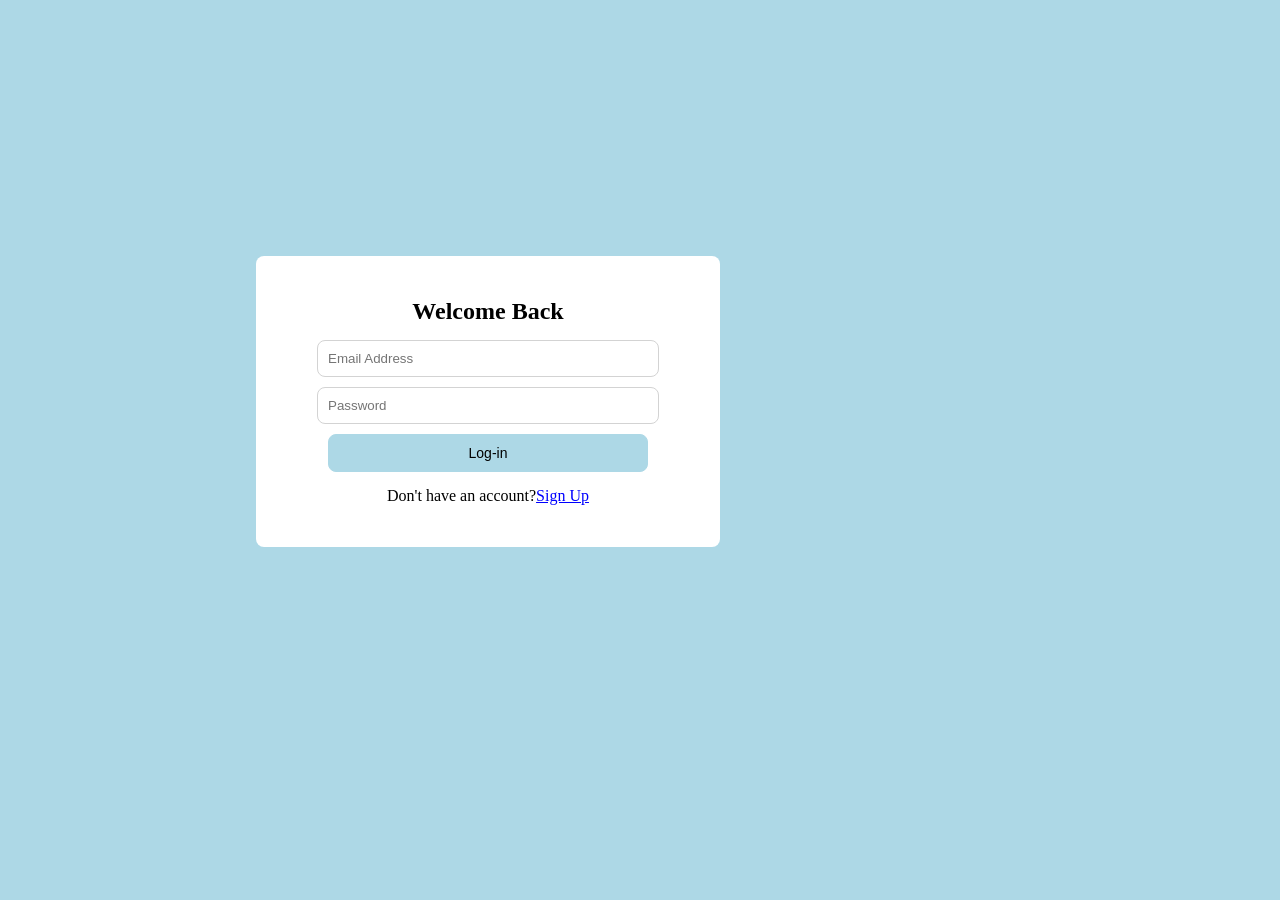
<file: practica2/index.html>
<!DOCTYPE html>
<html lang="en">
<head>
    <meta charset="UTF-8">
    <!--Vincular css-->
        <link rel="stylesheet" href="./styles.css">
    <meta name="viewport" content="width=device-width, initial-scale=1.0">
    <title>Practica 2</title>
</head>
<body>
    <!--Contenedor del form-->
    <div class="Container-Form">
        <!--Form para iniciar sesión-->
        <form class="Form">
            <!--Componentes del form-->
            <label class="Form-Title"><h2>Welcome Back</h2></label>
            <label><input type="text" class="Form-Input-Text" placeholder="Email Address"/></label>
            <label><input type="text" class="Form-Input-Text" placeholder="Password"/></label>
            <label><input type="submit" value="Log-in" class="Form-Submit"></label>
            <label class="Form-Secondary-Text">Don't have an account?<a href="" class="Form-A">Sign Up</a></label>
        </form>
    </div>
</body>
</html>
</file>
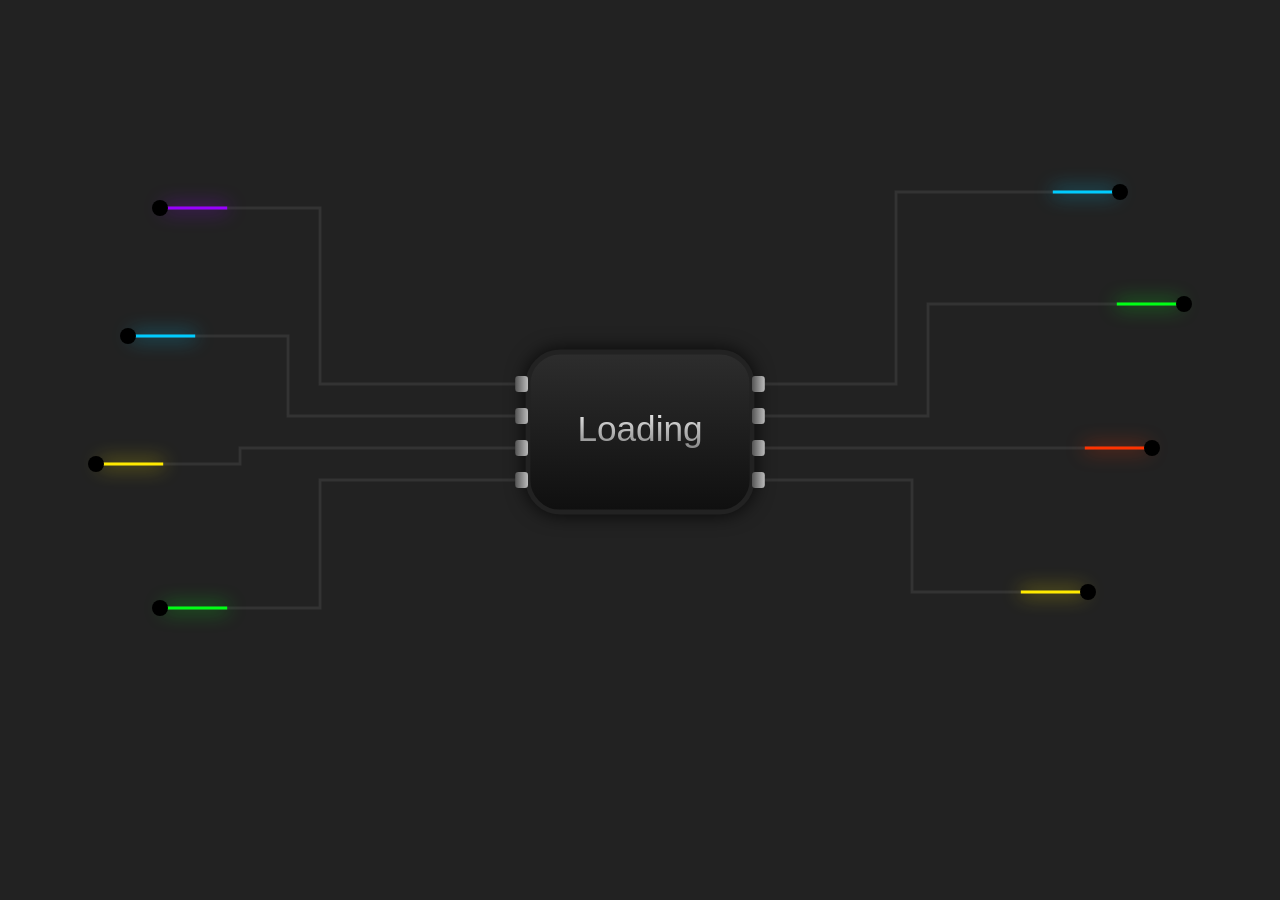
<file: practica3/index.html>
<!DOCTYPE html>
<html lang="en">
<head>
    <meta charset="UTF-8">
    <meta name="viewport" content="width=device-width, initial-scale=1.0">
    <link rel="stylesheet" href="./styles.css">
    <title>Practica 3</title>
</head>
<body>
    <!-- From Uiverse.io by Vosoone --> 
    <div class="main-container">
        <div class="loader">
            <svg viewBox="0 0 800 500" xmlns="http://www.w3.org/2000/svg">
                <defs>
                    <linearGradient id="chipGradient" x1="0" y1="0" x2="0" y2="1">
                        <stop offset="0%" stop-color="#2d2d2d"></stop>
                        <stop offset="100%" stop-color="#0f0f0f"></stop>
                    </linearGradient>

                    <linearGradient id="textGradient" x1="0" y1="0" x2="0" y2="1">
                        <stop offset="0%" stop-color="#eeeeee"></stop>
                        <stop offset="100%" stop-color="#888888"></stop>
                    </linearGradient>

                    <linearGradient id="pinGradient" x1="1" y1="0" x2="0" y2="0">
                        <stop offset="0%" stop-color="#bbbbbb"></stop>
                        <stop offset="50%" stop-color="#888888"></stop>
                        <stop offset="100%" stop-color="#555555"></stop>
                    </linearGradient>
                </defs>

                <g id="traces">
                    <path d="M100 100 H200 V210 H326" class="trace-bg"></path>
                    <path d="M100 100 H200 V210 H326" class="trace-flow purple"></path>

                    <path d="M80 180 H180 V230 H326" class="trace-bg"></path>
                    <path d="M80 180 H180 V230 H326" class="trace-flow blue"></path>

                    <path d="M60 260 H150 V250 H326" class="trace-bg"></path>
                    <path d="M60 260 H150 V250 H326" class="trace-flow yellow"></path>

                    <path d="M100 350 H200 V270 H326" class="trace-bg"></path>
                    <path d="M100 350 H200 V270 H326" class="trace-flow green"></path>

                    <path d="M700 90 H560 V210 H474" class="trace-bg"></path>
                    <path d="M700 90 H560 V210 H474" class="trace-flow blue"></path>

                    <path d="M740 160 H580 V230 H474" class="trace-bg"></path>
                    <path d="M740 160 H580 V230 H474" class="trace-flow green"></path>

                    <path d="M720 250 H590 V250 H474" class="trace-bg"></path>
                    <path d="M720 250 H590 V250 H474" class="trace-flow red"></path>

                    <path d="M680 340 H570 V270 H474" class="trace-bg"></path>
                    <path d="M680 340 H570 V270 H474" class="trace-flow yellow"></path>
                </g>

                <rect
                x="330"
                y="190"
                width="140"
                height="100"
                rx="20"
                ry="20"
                fill="url(#chipGradient)"
                stroke="#222"
                stroke-width="3"
                filter="drop-shadow(0 0 6px rgba(0,0,0,0.8))"
                ></rect>

                <g>
                    <rect
                    x="322"
                    y="205"
                    width="8"
                    height="10"
                    fill="url(#pinGradient)"
                    rx="2"
                    ></rect>
                    <rect
                    x="322"
                    y="225"
                    width="8"
                    height="10"
                    fill="url(#pinGradient)"
                    rx="2"
                    ></rect>
                    <rect
                    x="322"
                    y="245"
                    width="8"
                    height="10"
                    fill="url(#pinGradient)"
                    rx="2"
                    ></rect>
                    <rect
                    x="322"
                    y="265"
                    width="8"
                    height="10"
                    fill="url(#pinGradient)"
                    rx="2"
                    ></rect>
                </g>

                <g>
                    <rect
                    x="470"
                    y="205"
                    width="8"
                    height="10"
                    fill="url(#pinGradient)"
                    rx="2"
                    ></rect>
                    <rect
                    x="470"
                    y="225"
                    width="8"
                    height="10"
                    fill="url(#pinGradient)"
                    rx="2"
                    ></rect>
                    <rect
                    x="470"
                    y="245"
                    width="8"
                    height="10"
                    fill="url(#pinGradient)"
                    rx="2"
                    ></rect>
                    <rect
                    x="470"
                    y="265"
                    width="8"
                    height="10"
                    fill="url(#pinGradient)"
                    rx="2"
                    ></rect>
                </g>

                <text
                    x="400"
                    y="240"
                    font-family="Arial, sans-serif"
                    font-size="22"
                    fill="url(#textGradient)"
                    text-anchor="middle"
                    alignment-baseline="middle"
                >
                    Loading
                </text>

                <circle cx="100" cy="100" r="5" fill="black"></circle>
                <circle cx="80" cy="180" r="5" fill="black"></circle>
                <circle cx="60" cy="260" r="5" fill="black"></circle>
                <circle cx="100" cy="350" r="5" fill="black"></circle>

                <circle cx="700" cy="90" r="5" fill="black"></circle>
                <circle cx="740" cy="160" r="5" fill="black"></circle>
                <circle cx="720" cy="250" r="5" fill="black"></circle>
                <circle cx="680" cy="340" r="5" fill="black"></circle>
            </svg>
        </div>
    </div>
</body>
</html>
</file>
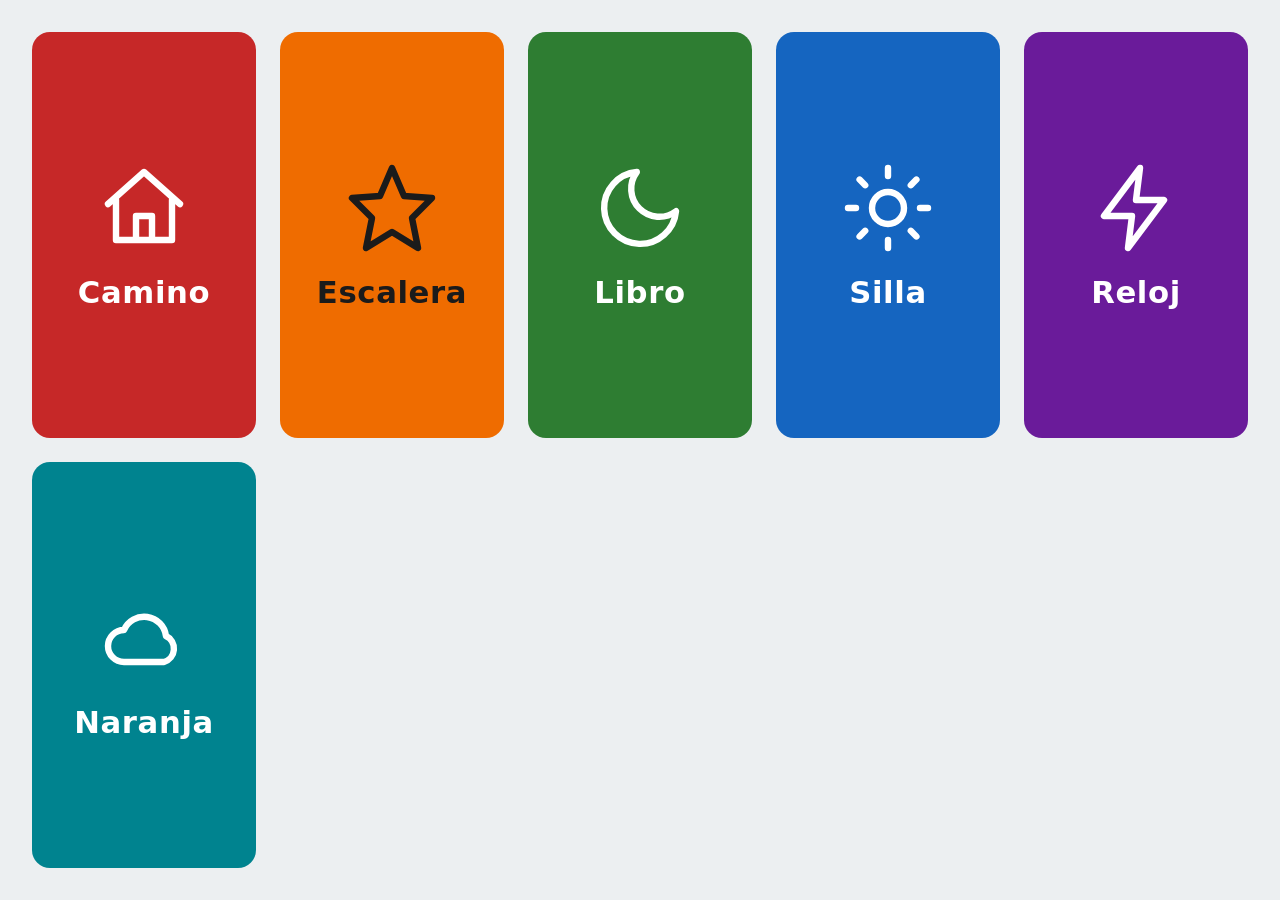
<file: practica6/index.html>
<!DOCTYPE html>
<html lang="es">
<head>
    <meta charset="UTF-8">
    <meta name="viewport" content="width=device-width, initial-scale=1">
    <title>Practica 6</title>
    <link rel="stylesheet" href="styles.css">
</head>
<body>

    <main class="grid">

    <section class="card c1" aria-label="Casa">
        <svg viewBox="0 0 24 24" aria-hidden="true"><path d="M3 11l9-8 9 8M5 10v10h14V10M10 20v-6h4v6"/></svg>
        <span>Camino</span>
    </section>

    <section class="card c2" aria-label="Estrella">
        <svg viewBox="0 0 24 24" aria-hidden="true"><polygon points="12 2 15 9 22 9.5 17 14.5 18.5 22 12 18 5.5 22 7 14.5 2 9.5 9 9"/></svg>
        <span>Escalera</span>
    </section>

    <section class="card c3" aria-label="Luna">
        <svg viewBox="0 0 24 24" aria-hidden="true"><path d="M21 12.8A9 9 0 1 1 11.2 3a7 7 0 0 0 9.8 9.8z"/></svg>
        <span>Libro</span>
    </section>

    <section class="card c4" aria-label="Sol">
        <svg viewBox="0 0 24 24" aria-hidden="true"><circle cx="12" cy="12" r="4"/><path d="M12 2v2M12 20v2M2 12h2M20 12h2M4.9 4.9l1.4 1.4M17.7 17.7l1.4 1.4M4.9 19.1l1.4-1.4M17.7 6.3l1.4-1.4"/></svg>
        <span>Silla</span>
    </section>

    <section class="card c5" aria-label="Rayo">
        <svg viewBox="0 0 24 24" aria-hidden="true"><path d="M13 2L4 14h7l-1 8 9-12h-7z"/></svg>
        <span>Reloj</span>
    </section>

    <section class="card c6" aria-label="Nube">
        <svg viewBox="0 0 24 24" aria-hidden="true"><path d="M7 18a4 4 0 0 1 0-8 5.5 5.5 0 0 1 10.5 1.5A3.5 3.5 0 0 1 17 18z"/></svg>
        <span>Naranja</span>
    </section>

</main>

</body>
</html>
</file>
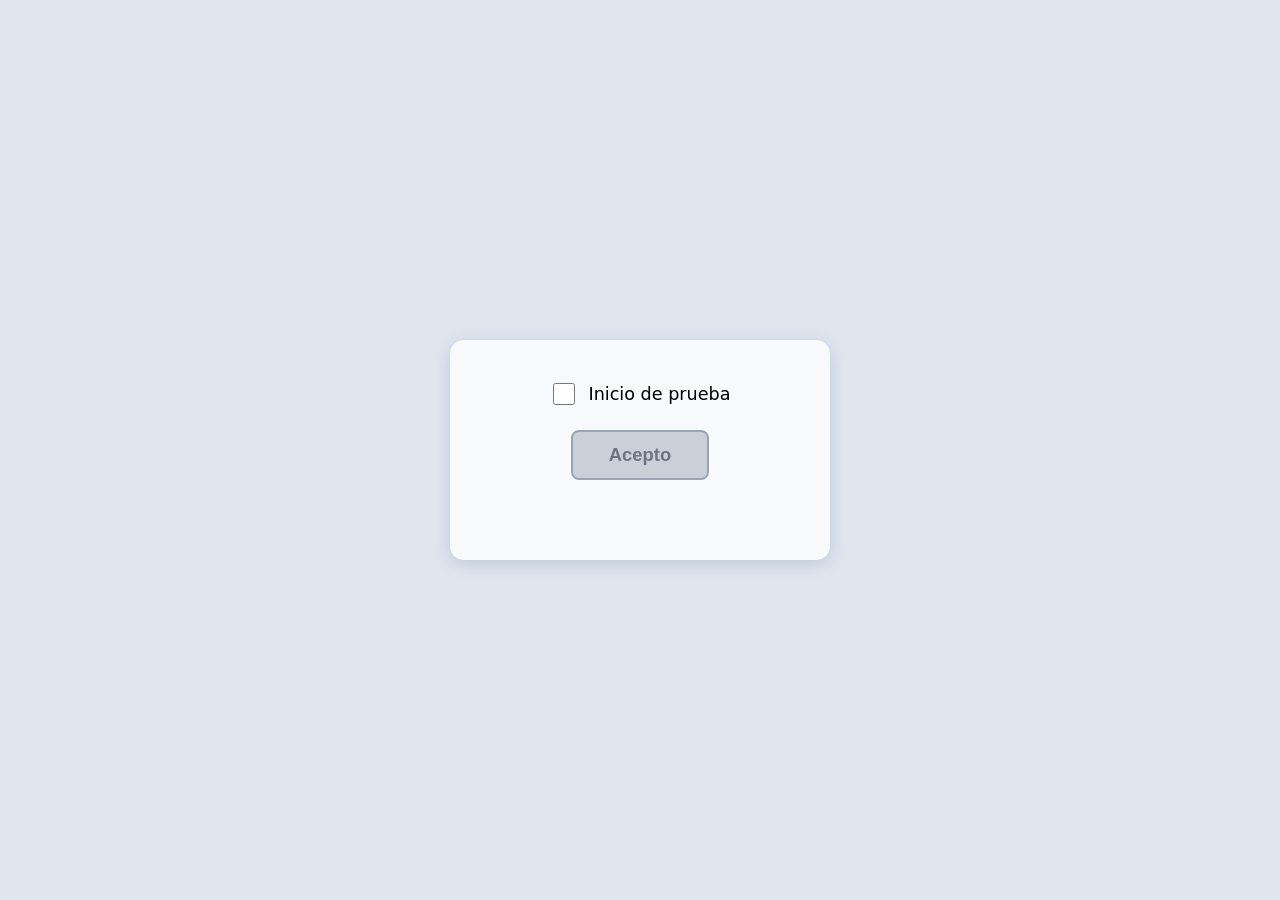
<file: practica7/index.html>
<!DOCTYPE html>
<html lang="es">
<head>
    <meta charset="UTF-8">
    <meta name="viewport" content="width=device-width, initial-scale=1">
    <title>Practica 7</title>
    <link rel="stylesheet" href="styles.css">
</head>
<body>

    <main class="panel">
    <label>
        <input type="checkbox" id="chkInicio">
        Inicio de prueba
    </label>

    <button id="btnAcepto" disabled>Acepto</button>
    <p id="estado" aria-live="polite"></p>
    </main>

    <dialog id="aviso" aria-labelledby="leyenda">
    
        <svg viewBox="0 0 120 110" role="img" aria-label="Señal de precaución">
        <path d="M60 8 L112 100 H8 Z" fill="#f2a900" stroke="#1b2430" stroke-width="6" stroke-linejoin="round"/>
        <rect x="55" y="38" width="10" height="34" rx="5" fill="#1b2430"/>
        <circle cx="60" cy="85" r="6" fill="#1b2430"/>
    </svg>
    <p id="leyenda">Cuidado, no presiones tan fuerte</p>
    <button id="btnAceptar">Aceptar</button>
    </dialog>

<script>
  // Gama de blanco a azul oscuro (5 tonos) y color de texto legible para cada uno
  const tonos = [
    { fondo: "#ffffff", texto: "#0a2a66" },
    { fondo: "#b3d1f2", texto: "#0a2a66" },
    { fondo: "#6aa5e0", texto: "#0a2a66" },
    { fondo: "#2f6fbf", texto: "#ffffff" },
    { fondo: "#0a2a66", texto: "#ffffff" }
  ];

  const chk    = document.getElementById("chkInicio");
  const btn    = document.getElementById("btnAcepto");
  const estado = document.getElementById("estado");
  const aviso  = document.getElementById("aviso");
  let veces = 0; // cuántas veces se ha seleccionado la casilla

  chk.addEventListener("change", () => {
    if (chk.checked) {
      const i = veces % tonos.length;       // vuelve al primer tono después del quinto
      btn.style.setProperty("--tono", tonos[i].fondo);
      btn.style.setProperty("--texto", tonos[i].texto);
      btn.disabled = false;
      //estado.textContent = "Tono " + (i + 1) + " de " + tonos.length;
      veces++;
    } else {
      btn.disabled = true;
      estado.textContent = "";
    }
  });

  btn.addEventListener("click", () => aviso.showModal());
  document.getElementById("btnAceptar").addEventListener("click", () => aviso.close());
</script>

</body>
</html>
</file>
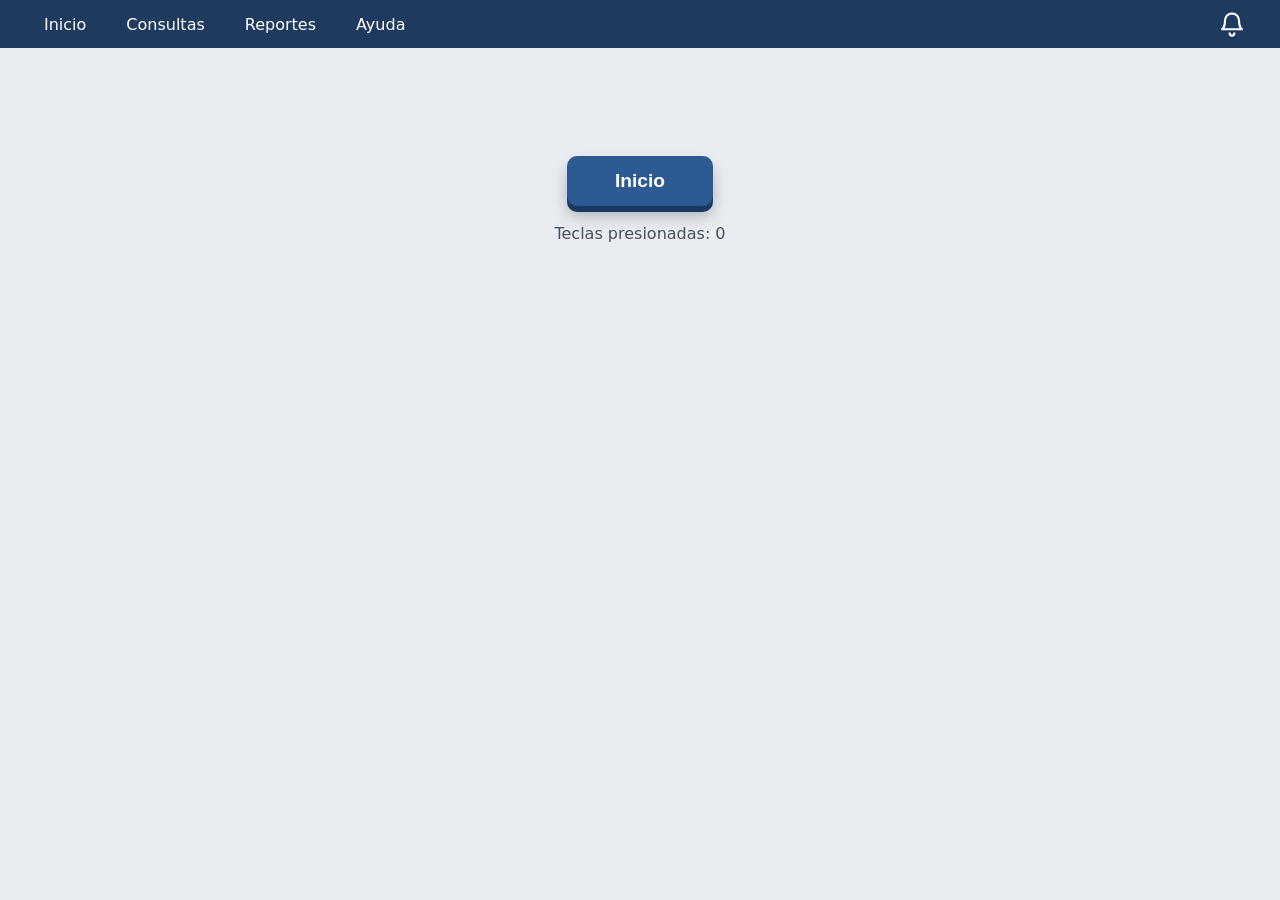
<file: practica8/index.html>
<!DOCTYPE html>
<html lang="es">
<head>
    <meta charset="UTF-8">
    <meta name="viewport" content="width=device-width, initial-scale=1">
    <title>Notificaciones</title>
    <link rel="stylesheet" href="styles.css">
</head>
<body>

    <header class="barra">
    <nav>
        <ul>
        <li><a href="#">Inicio</a></li>
        <li><a href="#">Consultas</a></li>
        <li><a href="#">Reportes</a></li>
        <li><a href="#">Ayuda</a></li>
        </ul>
    </nav>

    <div class="notif">
        <button id="btnCampana" aria-label="Notificaciones" aria-expanded="false" aria-controls="lista">
        <svg viewBox="0 0 24 24" aria-hidden="true">
            <path d="M6 9a6 6 0 0 1 12 0c0 6 2.5 7.5 2.5 7.5h-17S6 15 6 9z"/>
            <path d="M10 20a2 2 0 0 0 4 0"/>
        </svg>
        <span id="contador" hidden>0</span>
        </button>
        <ul id="lista" hidden>
        <li class="vacio">Sin notificaciones</li>
        </ul>
    </div>
    </header>

    <main>
    <button id="btnInicio">Inicio</button>
    <p id="teclas">Teclas presionadas: 0</p>
    </main>

    <div id="aviso" role="status" aria-live="polite"></div>

<script>
    const CADA = 3;                       // cada cuántas teclas se genera una notificación
    const btnCampana = document.getElementById("btnCampana");
    const contador   = document.getElementById("contador");
    const lista      = document.getElementById("lista");
    const aviso      = document.getElementById("aviso");
    const txtTeclas  = document.getElementById("teclas");
    let teclas = 0;
    let notificaciones = 0;
    let temporizador;

    // Registra una pulsación y genera la notificación en cada tercera
    function registrarPulsacion() {
        teclas++;
        txtTeclas.textContent = "Teclas presionadas: " + teclas;
        if (teclas % CADA === 0) nuevaNotificacion();
    }

    function nuevaNotificacion() {
        notificaciones++;

        // Contador sobre el ícono
        contador.textContent = notificaciones;
        contador.hidden = false;

        // Elemento en el menú desplegable
        if (notificaciones === 1) lista.innerHTML = "";
        const li = document.createElement("li");
        li.textContent = "Notificación " + notificaciones;
        lista.appendChild(li);

        // Aviso temporal con el número
        aviso.textContent = "Notificación " + notificaciones;
        aviso.classList.add("visible");
        clearTimeout(temporizador);
        temporizador = setTimeout(() => aviso.classList.remove("visible"), 1800);
    }

    // Teclas del teclado (se ignora la repetición al mantener presionada una tecla)
    document.addEventListener("keydown", (e) => {
        if (!e.repeat) registrarPulsacion();
    });

    // Clic con el mouse sobre el botón Inicio (detail > 0 evita contar dos veces
    // cuando el botón se activa con Enter o Espacio, que ya cuentan como tecla)
    document.getElementById("btnInicio").addEventListener("click", (e) => {
        if (e.detail > 0) registrarPulsacion();
    });

    // Abrir y cerrar el menú de notificaciones
    function alternarLista(mostrar) {
        lista.hidden = !mostrar;
        btnCampana.setAttribute("aria-expanded", String(mostrar));
    }
    btnCampana.addEventListener("click", (e) => {
        e.stopPropagation();
        alternarLista(lista.hidden);
    });
    document.addEventListener("click", (e) => {
        if (!lista.contains(e.target)) alternarLista(false);
    });
    document.addEventListener("keydown", (e) => {
        if (e.key === "Escape") alternarLista(false);
    });
</script>

</body>
</html>
</file>
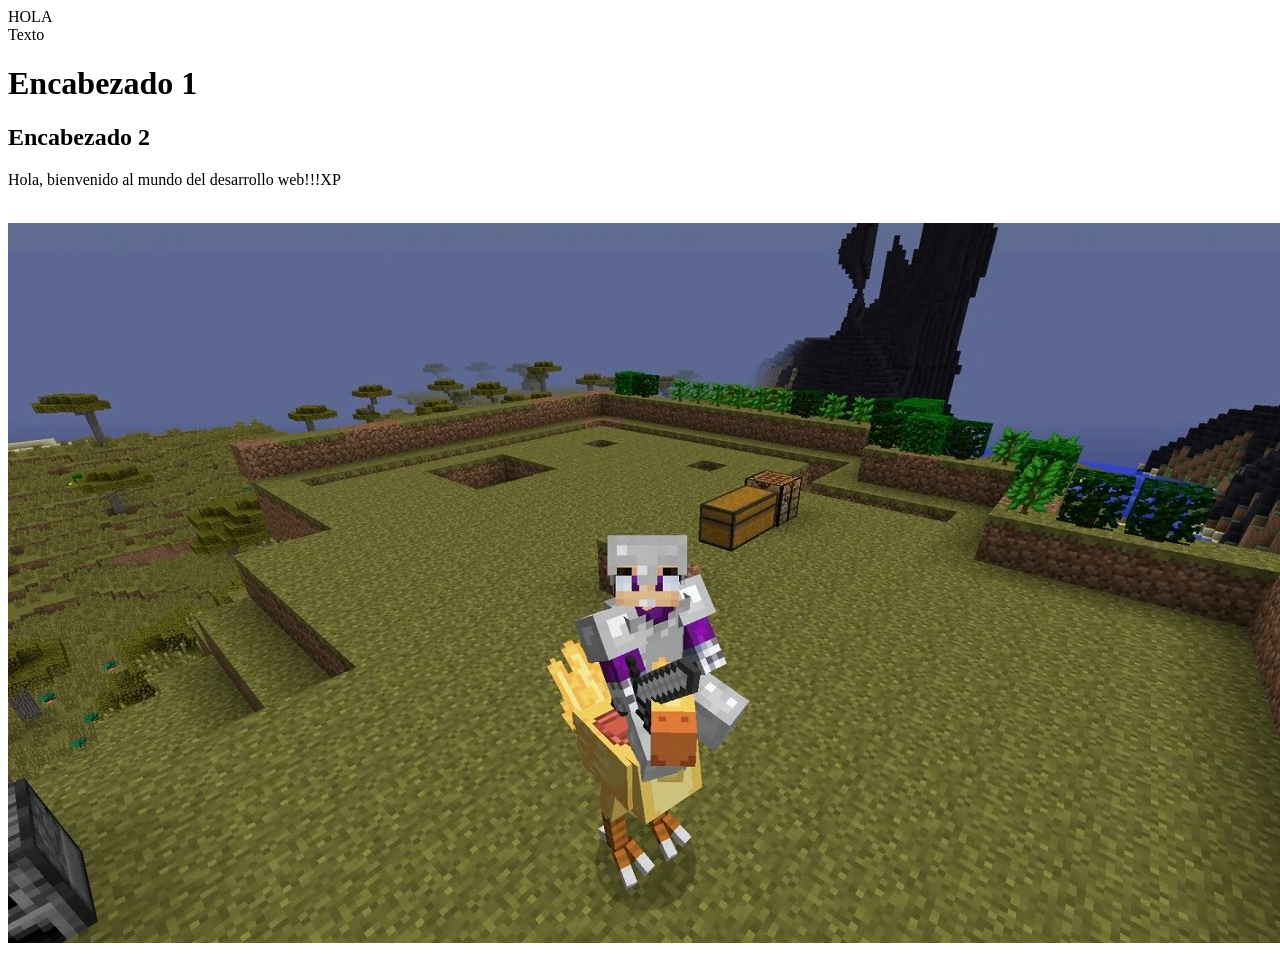
<file: hola.html>
<!DOCTYPE HTML> <!-- Encabezado principal del programa en HTML -->
<!--Utilizar etiquetas h1 y h2-->
<HTML>
	<header>
		<title>TEXTO</title> <!-- Titulo-->
		HOLA <!-- ES IGUAAAAAL-->
	</header>
	<body>
		Texto
		<h1> Encabezado 1 </h1> <!-- Encabezado (Header 1)-->
		<h2> Encabezado 2 </h2>	<!-- Encabezado (Header 2)-->
		<p>Hola, bienvenido al mundo del desarrollo web!!!XP</p> <!-- Parrafo-->	
		<img url='https://encrypted-tbn0.gstatic.com/images?q=tbn:ANd9GcRDFYTuvd0Bcupab-y37uO_6WnHZcycGLdfFsoY_oH9Fg&s=10'/> <!-- URL NO EXISTE-->
		<img src='./chocobo.jpg'/> <!-- src para fuente local, URL para ubicaciones en linea-->
	</body>
	<footer></footer>
</HTML>
</file>
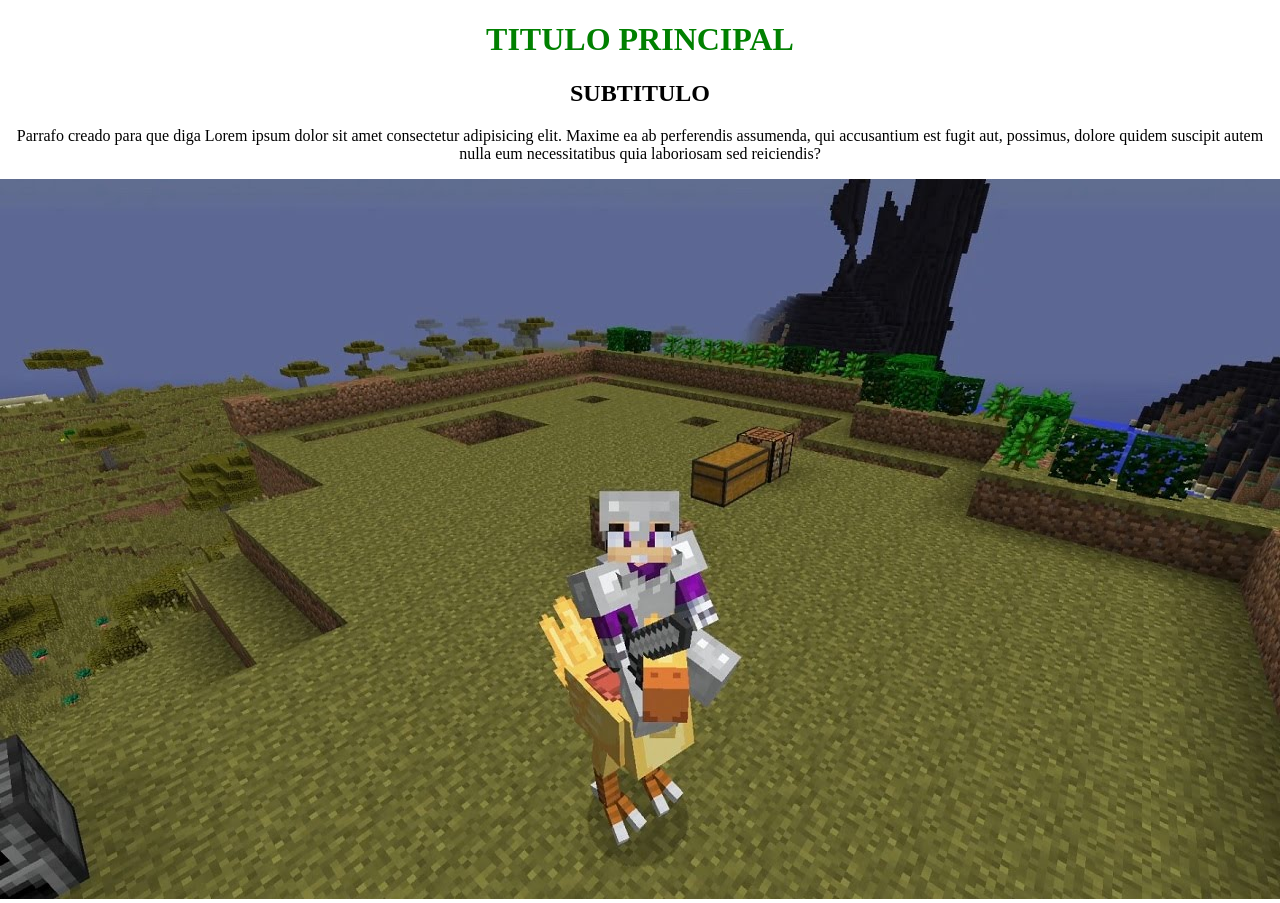
<file: ejercicio1/ejercicio1vsc.html>
<!DOCTYPE html> <!--COMENTARIO-->
<html> <!--INICIO HTML-->
    <head> <!-- HEAD-->
        <link rel="stylesheet" href="./ejercicio1vsc.css"/>
    </head>
    <body style="margin: 0;"> <!--CUERPO-->
        <center>
            <h1>TITULO PRINCIPAL</h1>
            <h2>SUBTITULO</h2>
            <p>Parrafo creado para que diga Lorem ipsum dolor sit amet consectetur adipisicing elit. Maxime ea ab perferendis assumenda, qui accusantium est fugit aut, possimus, dolore quidem suscipit autem nulla eum necessitatibus quia laboriosam sed reiciendis?</p>
            <img src="../chocobo.jpg" style="width: 100vw;padding: 0;">
        </center>
    </body>
    <footer> <!-- FOOTER-->
    </footer>
</html>
</file>
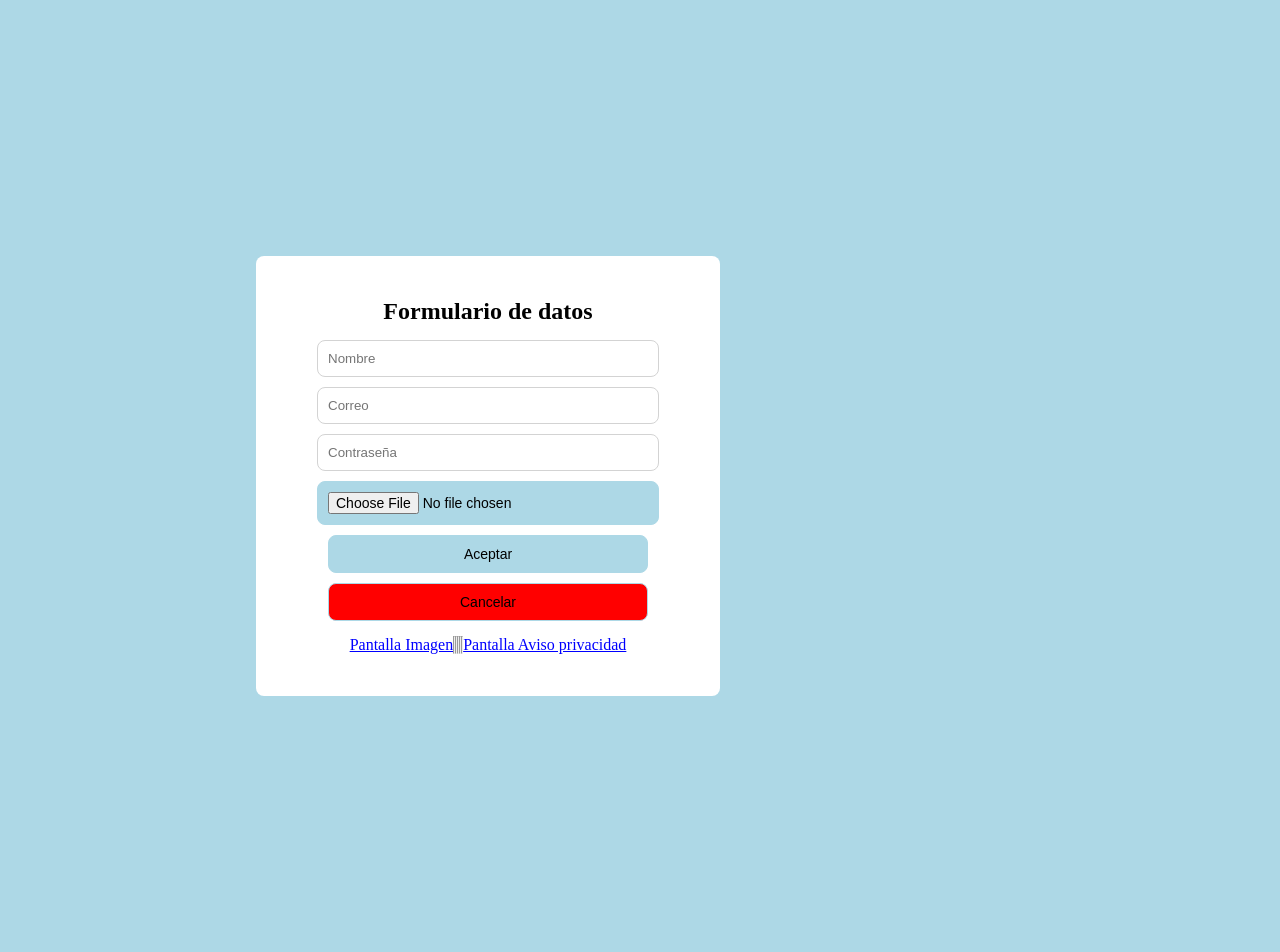
<file: Examen/ExamenPantalla1.html>
<!DOCTYPE html>
<html lang="en">
<head>
    <meta charset="UTF-8">
    <meta name="viewport" content="width=device-width, initial-scale=1.0">
    <link rel="stylesheet" href="./Examen.css">
    <title>Examen</title>
</head>
<body>
    <div class="Container-Form">
        <!--Form para iniciar sesión-->
        <form class="Form">
            <!--Componentes del form-->
            <label class="Form-Title"><h2>Formulario de datos</h2></label>
            <label><input type="text" class="Form-Input-Text" placeholder="Nombre"/></label>
            <label><input type="email" class="Form-Input-Text" placeholder="Correo"/></label>
            <label><input type="password" class="Form-Input-Text" placeholder="Contraseña"/></label>
            <label><input type="file" accept="application/pdf" class="Form-Submit"/></label>
            <label><input type="submit" value="Aceptar" class="Form-Submit"/> </label>
            <label><input type="submit" value="Cancelar" class="Form-Submit" style="background-color: red;"/></label>
            <label class="Form-Secondary-Text">
                <a class="Form-A" href="./ExamenPantalla2.html">Pantalla Imagen</a>
                <hr><hr><hr><hr><hr>
                <a class="Form-A" href="./ExamenPantalla3.html">Pantalla Aviso privacidad</a>
            </label>
        </form>
    </div>
</body>
</html>
</file>
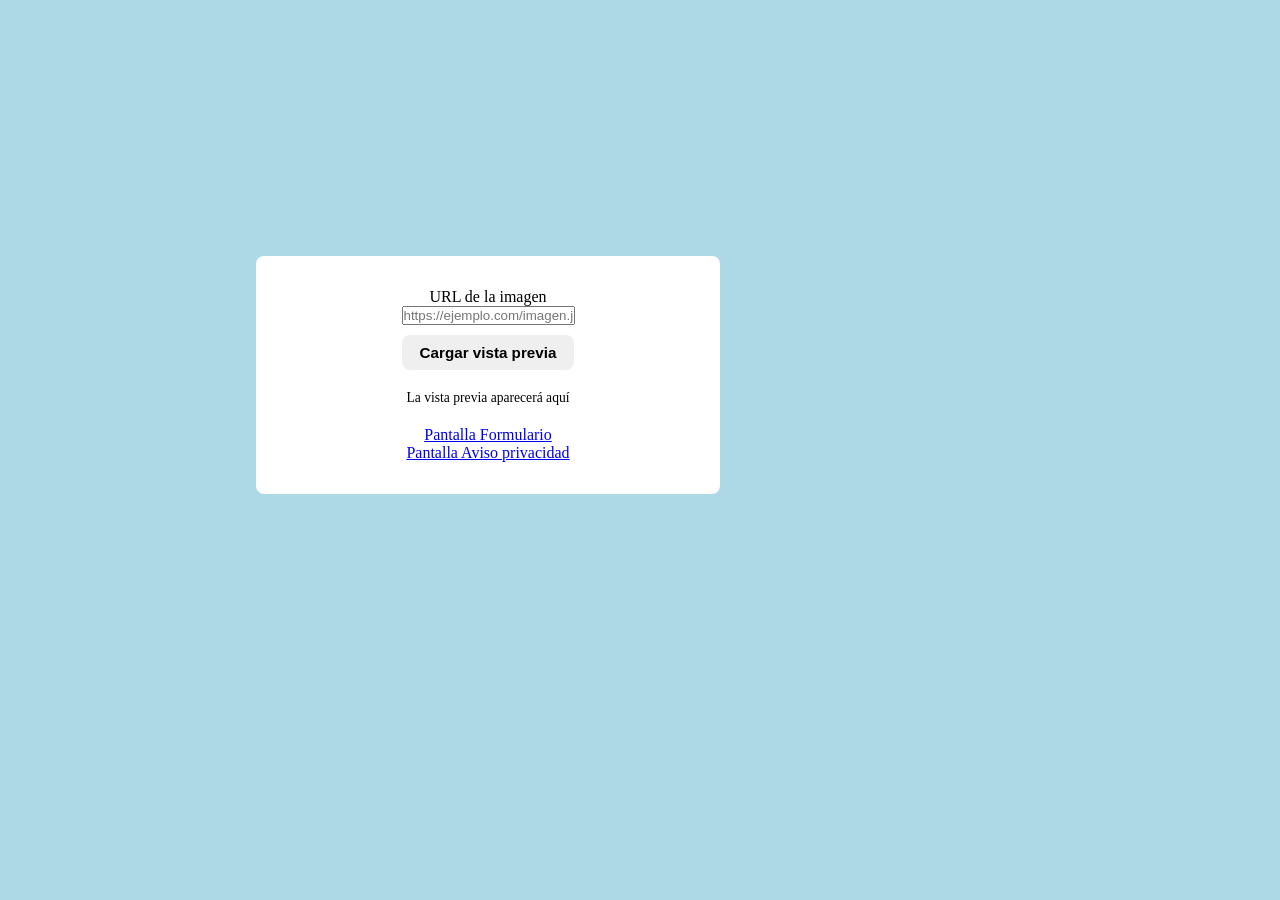
<file: Examen/ExamenPantalla2.html>
<!doctype html>
<html lang="en">
  <head>
    <meta charset="UTF-8" />
    <meta name="viewport" content="width=device-width, initial-scale=1.0" />
    <link rel="stylesheet" href="./Examen.css" />
    <title>Pantalla 2</title>
  </head>
  <body>
    <div class="Container-Form Form">
      <!--Form para iniciar sesión-->
        <label for="imgUrl">URL de la imagen</label>
        <input
          type="url"
          id="imgUrl"
          placeholder="https://ejemplo.com/imagen.jpg"
        />
        <div class="btn-row" style="margin-top: 10px">
          <button
            class="btn-primary"
            style="flex: none; padding: 9px 18px"
            onclick="cargarImagen()"
          >
            Cargar vista previa
          </button>
        </div>

        <div class="preview-box" id="previewBox">
          <div class="preview-placeholder">La vista previa aparecerá aquí</div>
        </div>

        <a href="./ExamenPantalla1.html">Pantalla Formulario</a>
        <a href="./ExamenPantalla3.html">Pantalla Aviso privacidad</a>
    </div>
    <script>
      function cargarImagen() {
        const url = document.getElementById("imgUrl").value.trim();
        const box = document.getElementById("previewBox");
        if (!url) {
          box.innerHTML =
            '<div class="preview-placeholder">Ingrese una URL válida</div>';
          return;
        }
        box.innerHTML = '<div class="preview-placeholder">Cargando…</div>';
        const img = new Image();
        img.onload = () => {
          box.innerHTML = "";
          box.appendChild(img);
        };
        img.onerror = () => {
          box.innerHTML =
            '<div class="preview-placeholder">No se pudo cargar la imagen desde esa URL</div>';
        };
        img.src = url;
      }
    </script>
  </body>
</html>
</file>
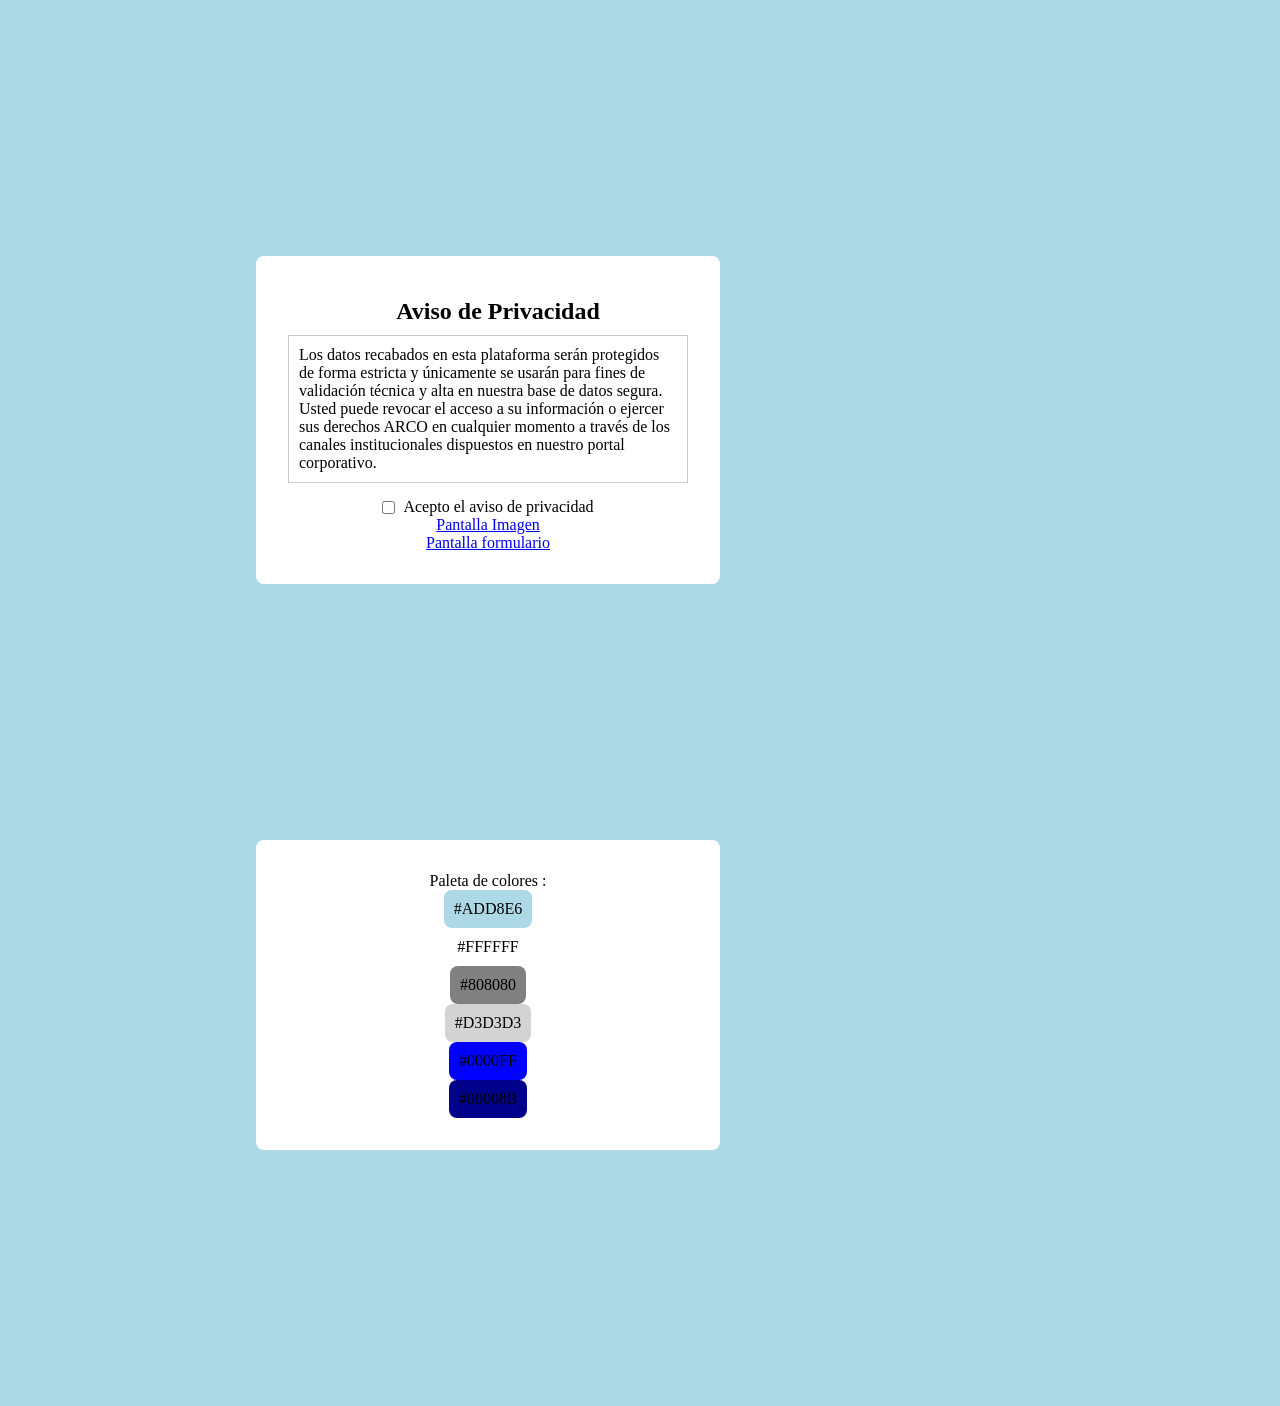
<file: Examen/ExamenPantalla3.html>
<!doctype html>
<html lang="en">
  <head>
    <meta charset="UTF-8" />
    <meta name="viewport" content="width=device-width, initial-scale=1.0" />
    <link rel="stylesheet" href="./Examen.css" />
    <title>Pantalla 3</title>
  </head>
  <body>
    <div class="Container-Form Form">
      <form>
        <label class="Form-Title"><h2>Aviso de Privacidad</h2></label>

        <div class="privacy-text">
          <p>
            Los datos recabados en esta plataforma serán protegidos de forma
            estricta y únicamente se usarán para fines de validación técnica y
            alta en nuestra base de datos segura. Usted puede revocar el acceso
            a su información o ejercer sus derechos ARCO en cualquier momento a
            través de los canales institucionales dispuestos en nuestro portal
            corporativo.
          </p>
        </div>

        <label class="label-0">
          <input type="checkbox" id="aceptoAviso" class="checkbox-aviso" />
          Acepto el aviso de privacidad
        </label>

        <label>
          <input
            type="submit"
            value="Finalizar"
            class="Form-Submit btn-finalizar"
          />
        </label>
      </form>
      <a href="./ExamenPantalla2.html">Pantalla Imagen</a>
      <a href="./ExamenPantalla1.html">Pantalla formulario</a>
      
      
    </div>
    <div class ="Container-Form Form">
        Paleta de colores :
        <div
          style="background-color: #add8e6; border-radius: 8px; padding: 10px"
        >
          #ADD8E6
        </div>
        <div
          style="background-color: #ffffff; border-radius: 8px; padding: 10px"
        >
          #FFFFFF
        </div>
        <div
          style="background-color: #808080; border-radius: 8px; padding: 10px"
        >
          #808080
        </div>
        <div
          style="background-color: #d3d3d3; border-radius: 8px; padding: 10px"
        >
          #D3D3D3
        </div>
        <div
          style="background-color: #0000ff; border-radius: 8px; padding: 10px"
        >
          #0000FF
        </div>
        <div
          style="background-color: #00008B; border-radius: 8px; padding: 10px"
        >
          #00008B
        </div>
      </div>
  </body>
</html>
</file>
<file: practica2/styles.css>
*{
    padding: 0;
    margin: 0;
    /*border: 0;*/
}

body{
    background-color: lightblue;

}

.Container-Form{
    width: 60%;
    height: 60%;
    max-width: 400px;
    border-radius: 8px;
    background-color: white;
    padding: 2.5%;
    justify-self: center;
    margin: 20%;
    transition: 0.2s ease-in-out;
}

.Container-Form:focus-within{
    box-shadow: 5px 10px 10px grey;
}

@media screen and (max-width: 500px) {
    .Container-Form{
        width: 90%;
        height: 90%;
        margin: 5%;
    }
}

.Form{
    width: 100%;
    height: 100%;
    display: flex;
    flex-direction: column;
    align-items: center;
}

form > label{
    display: flex;
    flex-direction: row;
    justify-content: center;
    width: 100% ;
}

.Form-Title{
    text-align: center;
    padding: 10px;
}

.Form-Input-Text{
    border-radius: 8px;
    border: 1px solid lightgray;
    padding: 5px;
    margin: 5px;
    transition: 0.2s ease-in-out;
    background:transparent;
    outline:none;
    width: 80%;
    padding: 10px;
}

.Form-Input-Text:focus{
    box-shadow: 3px 5px 5px grey;
    margin: 10px;
    border: 3px outset lightblue;
}

.Form-Submit{
    border-radius: 8px;
    border: 1px solid lightblue;
    padding: 5px;
    margin: 5px;
    transition: 0.2s ease-in-out;
    background-color: lightblue;
    outline:none;
    width: 80%;
    padding: 10px;
    font-size: 0.875rem;
}

.Form-Submit:hover{
    margin: 10px;
    background-color: blue;
    font-size: 1rem;
    font-weight: bold;
    color:white;
}

.Form-Submit:active{
    background-color: darkblue;
    color:white;
    font-size: 1rem;
    font-weight: bold; 
}

.Form-Secondary-Text{
    padding: 10px;

    a{
        /*text-decoration: underline;*/
        color: blue;
    }
    a:hover{
        text-decoration: none;
        color: red;
    }
}
</file>
<file: practica3/styles.css>
body {
  background: #222;
  display: flex;
  align-items: center;
  justify-content: center;
  height: 100vh;
  margin: 0;
  padding: 0;
}

/* From Uiverse.io by Vosoone */
.main-container {
  display: flex;
  justify-content: center;
  align-items: center;
  height: 100%;
  width: 100%;
}

.loader {
  width: 100%;
}

.trace-bg {
  stroke: #333;
  stroke-width: 1.8;
  fill: none;
}

.trace-flow {
  stroke-width: 1.8;
  fill: none;
  stroke-dasharray: 40 400;
  stroke-dashoffset: 438;
  filter: drop-shadow(0 0 6px currentColor);
  animation: flow 3s cubic-bezier(0.5, 0, 0.9, 1) infinite;
}
.yellow {
  stroke: #ffea00;
  color: #ffea00;
}
.blue {
  stroke: #00ccff;
  color: #00ccff;
}
.green {
  stroke: #00ff15;
  color: #00ff15;
}
.purple {
  stroke: #9900ff;
  color: #9900ff;
}
.red {
  stroke: #ff3300;
  color: #ff3300;
}

.trace-flow.yellow {
    animation: flow 2.2s cubic-bezier(0.5, 0, 0.9, 1) infinite;
}
.trace-flow.blue {
    animation: flow 2.3s cubic-bezier(0.5, 0, 0.9, 1) infinite;
}
.trace-flow.green {
    animation: flow 2.5s cubic-bezier(0.5, 0, 0.9, 1) infinite;
}
.trace-flow.purple {
    animation: flow 2.7s cubic-bezier(0.5, 0, 0.9, 1) infinite;
}
.trace-flow.red {
    animation: flow 3.1s cubic-bezier(0.5, 0, 0.9, 1) infinite;
}



@keyframes flow {
  to {
    stroke-dashoffset: 0;
  }
}

/* Čip */
.chip-body {
  rx: 20;
  ry: 20;
}

/* Text uvnitř čipu */
.chip-text {
  font-weight: bold;
  letter-spacing: 1px;
}

/* Piny */
.chip-pin {
  stroke: #444;
  stroke-width: 0.5;
  filter: drop-shadow(0 0 2px rgba(0, 0, 0, 0.6));
}
</file>
<file: practica6/styles.css>
* { box-sizing: border-box; margin: 0; padding: 0; }

  html, body { height: 100%; }

  body {
    font-family: system-ui, sans-serif;
    background: #eceff1;
    padding: clamp(10px, 3vw, 32px);
  }

  /* Contenedor: las columnas se ajustan solas al ancho disponible */
  .grid {
    display: grid;
    grid-template-columns: repeat(auto-fit, minmax(min(100%, 220px), 1fr));
    grid-auto-rows: minmax(clamp(140px, 28vh, 260px), 1fr);
    gap: clamp(10px, 2vw, 24px);
    min-height: 100%;
  }

  /* Cada rectángulo */
  .card {
    display: flex;
    flex-direction: column;
    align-items: center;
    justify-content: center;
    gap: clamp(8px, 2vh, 20px);
    border-radius: clamp(8px, 1.5vw, 18px);
    color: #fff;
    padding: 12px;
    text-align: center;
    transition: transform .2s ease;
  }
  .card:hover { transform: scale(1.03); }

  /* Ícono y texto escalan con la ventana */
  .card svg {
    width: clamp(40px, 8vw, 96px);
    height: auto;
    fill: none;
    stroke: currentColor;
    stroke-width: 1.6;
    stroke-linecap: round;
    stroke-linejoin: round;
  }
  .card span {
    font-size: clamp(1.1rem, 2.4vw, 2rem);
    font-weight: 600;
    letter-spacing: .02em;
    overflow-wrap: anywhere;
  }

  /* Un color distinto por rectángulo */
  .c1 { background: #c62828; }
  .c2 { background: #ef6c00; color: #1b1b1b; }
  .c3 { background: #2e7d32; }
  .c4 { background: #1565c0; }
  .c5 { background: #6a1b9a; }
  .c6 { background: #00838f; }

  @media (prefers-reduced-motion: reduce) {
    .card { transition: none; }
  }
</file>
<file: practica7/styles.css>
* { box-sizing: border-box; }

  body {
    margin: 0;
    min-height: 100vh;
    display: grid;
    place-items: center;
    font-family: system-ui, sans-serif;
    background: #dfe6ee;
    padding: 16px;
  }

  .panel {
    background: #f7f9fb;
    border-radius: 14px;
    padding: clamp(20px, 5vw, 40px);
    width: min(100%, 380px);
    display: flex;
    flex-direction: column;
    align-items: center;
    gap: 22px;
    box-shadow: 0 4px 18px rgba(10, 42, 102, .15);
  }

  label {
    display: flex;
    align-items: center;
    gap: 10px;
    font-size: 1.1rem;
    cursor: pointer;
  }
  label input { width: 22px; height: 22px; cursor: pointer; }

  /* Botón Acepto */
  #btnAcepto {
    font-size: 1.15rem;
    font-weight: 600;
    padding: 12px 36px;
    border-radius: 8px;
    border: 2px solid #0a2a66;
    background: var(--tono, #ffffff);
    color: var(--texto, #0a2a66);
    cursor: pointer;
    transition: background .25s ease, color .25s ease;
  }
  #btnAcepto:disabled {
    background: #c9d0d8;
    border-color: #9aa5b1;
    color: #6b7580;
    cursor: not-allowed;
  }
  #btnAcepto:focus-visible,
  #btnAceptar:focus-visible { outline: 3px solid #f2a900; outline-offset: 3px; }

  #estado { margin: 0; font-size: .9rem; color: #46515e; min-height: 1.2em; }

  /* Ventana emergente */
  dialog {
    border: none;
    border-radius: 14px;
    padding: clamp(20px, 5vw, 32px);
    width: min(92vw, 360px);
    text-align: center;
    box-shadow: 0 10px 40px rgba(0, 0, 0, .35);
  }
  dialog::backdrop { background: rgba(10, 42, 102, .55); }

  dialog svg { width: clamp(90px, 30vw, 130px); height: auto; }
  dialog p { font-size: 1.2rem; font-weight: 600; margin: 14px 0 22px; color: #1b2430; }

  #btnAceptar {
    font-size: 1.05rem;
    padding: 10px 32px;
    border: none;
    border-radius: 8px;
    background: #0a2a66;
    color: #fff;
    cursor: pointer;
  }
  #btnAceptar:hover { background: #2f6fbf; }
</file>
<file: practica8/styles.css>
* { box-sizing: border-box; }

  body {
    margin: 0;
    min-height: 100vh;
    font-family: system-ui, sans-serif;
    background: #e9edf2;
    color: #1b2430;
  }

  /* Barra superior tipo menú */
  .barra {
    display: flex;
    align-items: center;
    justify-content: space-between;
    background: #1f3a5f;
    padding: 0 clamp(10px, 3vw, 24px);
    position: relative;
  }
  .barra ul {
    list-style: none;
    margin: 0;
    padding: 0;
    display: flex;
    flex-wrap: wrap;
  }
  .barra ul a {
    display: block;
    padding: 14px clamp(10px, 2vw, 20px);
    color: #fff;
    text-decoration: none;
  }
  .barra ul a:hover { background: #2e5a94; }

  /* Campana y contador */
  .notif { position: relative; }

  #btnCampana {
    position: relative;
    background: none;
    border: none;
    color: #fff;
    padding: 10px;
    cursor: pointer;
    border-radius: 8px;
    line-height: 0;
  }
  #btnCampana:hover { background: #2e5a94; }
  #btnCampana svg {
    width: 28px;
    height: 28px;
    fill: none;
    stroke: currentColor;
    stroke-width: 1.8;
    stroke-linecap: round;
    stroke-linejoin: round;
  }

  #contador {
    position: absolute;
    top: 2px;
    right: 0;
    min-width: 20px;
    height: 20px;
    padding: 0 5px;
    border-radius: 10px;
    background: #e53935;
    color: #fff;
    font-size: .75rem;
    font-weight: 700;
    line-height: 20px;
    text-align: center;
  }

  /* Menú desplegable de notificaciones */
  #lista {
    position: absolute;
    right: 0;
    top: calc(100% + 6px);
    width: min(86vw, 280px);
    max-height: 60vh;
    overflow-y: auto;
    margin: 0;
    padding: 6px 0;
    list-style: none;
    background: #fff;
    border-radius: 10px;
    box-shadow: 0 8px 28px rgba(0, 0, 0, .3);
    z-index: 20;
  }
  #lista[hidden] { display: none; }
  #lista li { padding: 10px 16px; border-bottom: 1px solid #e3e7ec; }
  #lista li:last-child { border-bottom: none; }
  #lista li.vacio { color: #6b7580; }

  /* Contenido principal */
  main {
    display: flex;
    flex-direction: column;
    align-items: center;
    gap: 18px;
    padding: clamp(40px, 12vh, 120px) 16px 16px;
  }

  /* Botón Inicio con efecto de presionado (sumido) */
  #btnInicio {
    font-size: 1.2rem;
    font-weight: 600;
    padding: 14px 48px;
    border: none;
    border-radius: 10px;
    background: #2e5a94;
    color: #fff;
    cursor: pointer;
    box-shadow: 0 6px 0 #1b3a63, 0 10px 16px rgba(0, 0, 0, .25);
    transition: transform .08s ease, box-shadow .08s ease;
  }
  #btnInicio:active {
    transform: translateY(5px);
    box-shadow: 0 1px 0 #1b3a63, inset 0 3px 8px rgba(0, 0, 0, .4);
  }
  #btnInicio:focus-visible,
  #btnCampana:focus-visible { outline: 3px solid #f2a900; outline-offset: 3px; }

  #teclas { margin: 0; color: #46515e; }

  /* Aviso temporal con el número de la notificación */
  #aviso {
    position: fixed;
    left: 50%;
    bottom: 28px;
    transform: translate(-50%, 20px);
    background: #1b2430;
    color: #fff;
    padding: 12px 22px;
    border-radius: 8px;
    font-weight: 600;
    opacity: 0;
    pointer-events: none;
    transition: opacity .25s ease, transform .25s ease;
  }
  #aviso.visible { opacity: 1; transform: translate(-50%, 0); }

  @media (prefers-reduced-motion: reduce) {
    #btnInicio, #aviso { transition: none; }
  }
</file>
<file: ejercicio1/ejercicio1vsc.css>
h1{
    color:green;
}
/** PARA HACER CAMBIOS EN FORMATO VENTANA DEBO RECARGAR 
** LA PAGINA PRINCIPAL*/
</file>
<file: Examen/Examen.css>
* {
  padding: 0;
  margin: 0;
  /*border: 0;*/
}

body {
  background-color: lightblue;
}

.Container-Form {
  width: 60%;
  height: 60%;
  max-width: 400px;
  border-radius: 8px;
  background-color: white;
  padding: 2.5%;
  justify-self: center;
  margin: 20%;
  transition: 0.2s ease-in-out;
}

.Container-Form:focus-within {
  box-shadow: 5px 10px 10px grey;
}

@media screen and (max-width: 500px) {
  .Container-Form {
    width: 90%;
    height: 90%;
    margin: 5%;
  }
}

.Form {
  width: 100%;
  height: 100%;
  display: flex;
  flex-direction: column;
  align-items: center;
}

form > label {
  display: flex;
  flex-direction: row;
  justify-content: center;
  width: 100%;
}

.Form-Title {
  text-align: center;
  padding: 10px;
}

.Form-Input-Text {
  border-radius: 8px;
  border: 1px solid lightgray;
  padding: 5px;
  margin: 5px;
  transition: 0.2s ease-in-out;
  background: transparent;
  outline: none;
  width: 80%;
  padding: 10px;
}

.Form-Input-Text:focus {
  box-shadow: 3px 5px 5px grey;
  margin: 10px;
  border: 3px outset lightblue;
}

.Form-Submit {
  border-radius: 8px;
  border: 1px solid lightblue;
  padding: 5px;
  margin: 5px;
  transition: 0.2s ease-in-out;
  background-color: lightblue;
  outline: none;
  width: 80%;
  padding: 10px;
  font-size: 0.875rem;
}

.Form-Submit:hover {
  margin: 10px;
  background-color: blue;
  font-size: 1rem;
  font-weight: bold;
  color: white;
}

.Form-Submit:active {
  background-color: darkblue;
  color: white;
  font-size: 1rem;
  font-weight: bold;
}

.Form-Secondary-Text {
  padding: 10px;

  a {
    /*text-decoration: underline;*/
    color: blue;
  }
  a:hover {
    text-decoration: none;
    color: red;
  }
}

.btn-row {
  display: flex;
  gap: 12px;
  margin-top: 26px;
}
button {
  flex: 1;
  padding: 11px;
  border: none;
  border-radius: 8px;
  font-size: 0.95rem;
  font-weight: 600;
  cursor: pointer;
  transition: 0.15s;
}

.preview-box img {
  max-width: 100%;
  max-height: 260px;
  object-fit: contain;
}
.preview-placeholder {
  color: var(--muted);
  font-size: 0.85rem;
  text-align: center;
  padding: 20px;
}

.btn-finalizar {
  display: none;
}

.checkbox-aviso:checked ~ label .btn-finalizar {
  display: inline-block;
}
.btn-finalizar {
  display: none;
}

form:has(.checkbox-aviso:checked) .btn-finalizar {
  display: inline-block;
}

.privacy-text {
  max-height: 200px;
  overflow-y: auto;
  text-align: left;
  margin-bottom: 15px;
  padding: 10px;
  border: 1px solid #ccc;
}

.label-0 {
  display: flex;
  align-items: center;
  gap: 8px;
  justify-content: center;
}
</file>
